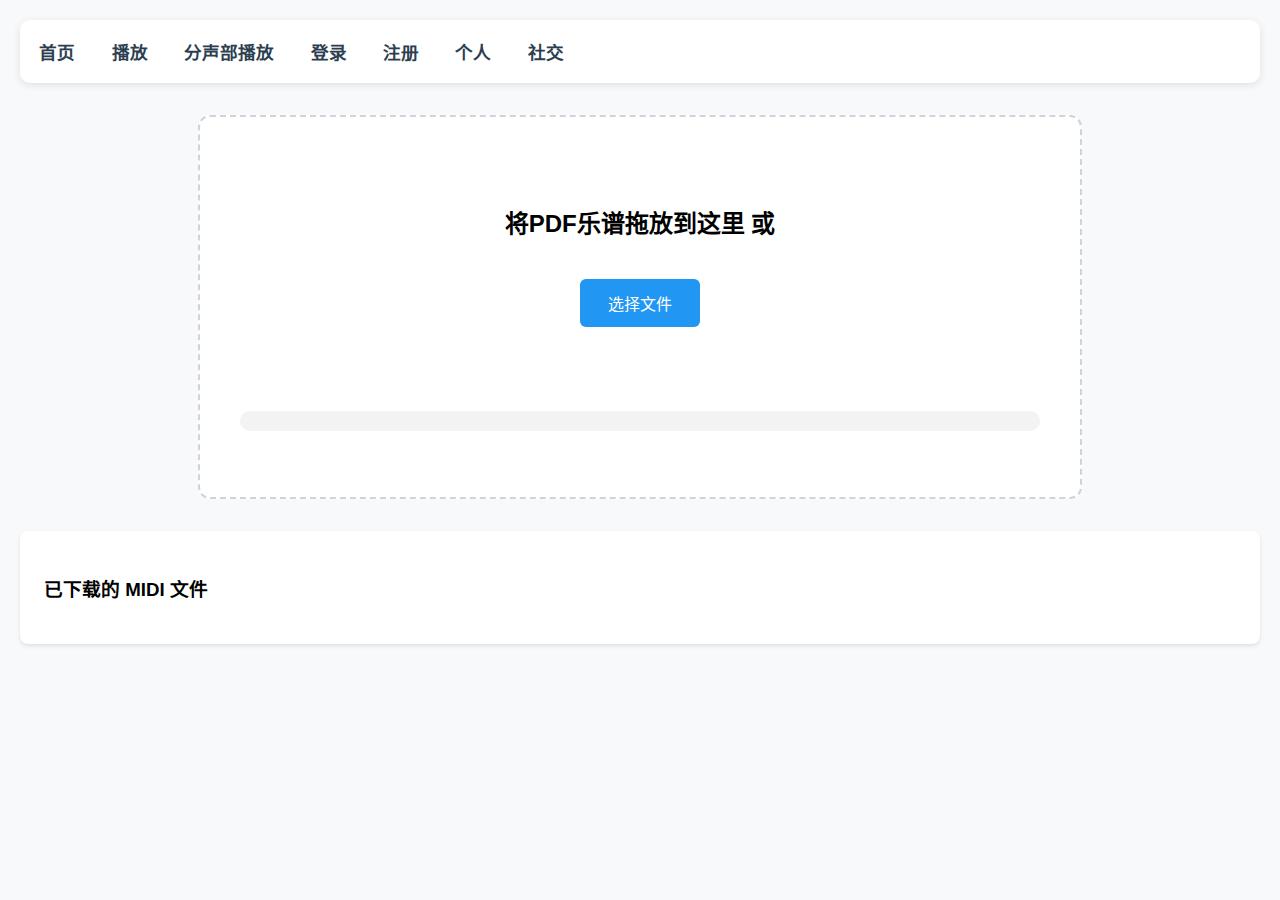
<file: static/index.html>
<!DOCTYPE html>
<html lang="zh-CN">
<head>
    <meta charset="UTF-8">
    <meta name="viewport" content="width=device-width, initial-scale=1.0">
    <title>乐谱分析工具 - Sheet Music Analyzer</title>
    <style>
        /* 基础样式 */
        body {
            font-family: -apple-system, BlinkMacSystemFont, "Segoe UI", Roboto,
                       "PingFang SC", "Hiragino Sans GB", "Microsoft YaHei", sans-serif;
            margin: 0;
            padding: 20px;
            background-color: #f8f9fa;
        }

        /* 导航栏样式 */
        .nav {
            padding: 1.2rem;
            background: #ffffff;
            margin-bottom: 2rem;
            border-radius: 10px;
            box-shadow: 0 2px 8px rgba(0,0,0,0.1);
        }

        .nav a {
            margin-right: 2rem;
            text-decoration: none;
            color: #2c3e50;
            font-weight: 600;
            font-size: 1.1rem;
            transition: color 0.3s;
        }

        .nav a:hover {
            color: #2196F3;
        }

        /* 上传区域样式 */
        .upload-section {
            border: 2px dashed #ced4da;
            padding: 2.5rem;
            text-align: center;
            transition: all 0.3s;
            min-height: 300px;
            display: flex;
            flex-direction: column;
            align-items: center;
            justify-content: center;
            margin: 0 auto;
            max-width: 800px;
            background: #ffffff;
            border-radius: 12px;
        }

        .upload-section.dragover {
            border-color: #2196F3;
            background-color: rgba(33, 150, 243, 0.05);
            transform: scale(1.01);
        }

        .upload-button {
            background: #2196F3;
            color: white;
            padding: 12px 28px;
            border-radius: 6px;
            cursor: pointer;
            margin: 20px 0;
            transition: all 0.3s;
            font-size: 1rem;
            border: none;
        }

        .upload-button:hover {
            background: #1976D2;
            transform: translateY(-1px);
        }

        /* 状态提示样式 */
        .status-message {
            margin-top: 20px;
            padding: 12px 20px;
            border-radius: 6px;
            font-size: 0.95rem;
        }

        .status-message.uploading {
            color: #2196F3;
            background: rgba(33, 150, 243, 0.1);
        }

        .status-message.success {
            color: #4CAF50;
            background: rgba(76, 175, 80, 0.1);
        }

        .status-message.error {
            color: #f44336;
            background: rgba(244, 67, 54, 0.1);
        }

        /* 进度条样式 */
        .progress-bar {
            width: 100%;
            background-color: #f3f3f3;
            border-radius: 10px;
            overflow: hidden;
            margin-top: 20px;
        }

        .progress-bar-fill {
            height: 20px;
            background-color: #2196F3;
            width: 0%;
            transition: width 0.5s;
        }

        /* 弹框样式 */
        .modal {
            display: none;
            position: fixed;
            z-index: 1;
            left: 0;
            top: 0;
            width: 100%;
            height: 100%;
            overflow: auto;
            background-color: rgba(0, 0, 0, 0.4);
        }

        .modal-content {
            background-color: #fefefe;
            margin: 15% auto;
            padding: 20px;
            border: 1px solid #888;
            width: 80%;
            max-width: 500px;
            border-radius: 8px;
        }

        .close {
            color: #aaa;
            float: right;
            font-size: 28px;
            font-weight: bold;
        }

        .close:hover,
        .close:focus {
            color: black;
            text-decoration: none;
            cursor: pointer;
        }

        /* 转换中提示弹框样式 */
        #conversionModal {
            display: none;
            position: fixed;
            z-index: 2; /* 确保它在其他弹框之上 */
            left: 0;
            top: 0;
            width: 100%;
            height: 100%;
            overflow: auto;
            background-color: rgba(0, 0, 0, 0.4);
        }

        #conversionModal .modal-content {
            background-color: #fefefe;
            margin: 15% auto;
            padding: 20px;
            border: 1px solid #888;
            width: 80%;
            max-width: 500px;
            border-radius: 8px;
        }

        /* 下载列表增强样式 */
.download-list {
    margin-top: 2rem;
    background: #fff;
    border-radius: 8px;
    padding: 1.5rem;
    box-shadow: 0 2px 4px rgba(0,0,0,0.1);
}

.download-item {
    padding: 0.8rem;
    border-bottom: 1px solid #eee;
    display: flex;
    align-items: center;
    justify-content: space-between;
}

.download-link {
    color: #2196F3;
    text-decoration: none;
    transition: color 0.2s;
}

.download-link:hover {
    color: #1976D2;
    text-decoration: underline;
}

        /* 新增下载按钮样式 */
        .download-button {
            background: #2196F3;
            color: white;
            padding: 10px 20px;
            border-radius: 5px;
            cursor: pointer;
            margin-top: 10px;
            transition: all 0.3s;
            border: none;
            font-size: 1rem;
            display: inline-block;
            text-decoration: none !important;
        }

        .download-button:hover {
            background: #1976D2;
        }

        /* 响应式设计 */
        @media (max-width: 768px) {
            .upload-section {
                padding: 1.5rem;
                min-height: 250px;
            }
        }
    </style>
</head>
<body>
    <!-- 导航栏 -->
    <nav class="nav">
        <a href="/">首页</a>
        <a href="/play_midi">播放</a>
        <a href="/play_part">分声部播放</a>
        <a href="/login">登录</a>
        <a href="/register">注册</a>
        <a href="/profile">个人</a>
        <a href="/social">社交</a>
    </nav>

    <!-- 上传区域 -->
    <div class="upload-section"
         id="dropZone"
         ondrop="handleDrop(event)"
         ondragover="handleDragOver(event)"
         ondragleave="handleDragLeave(event)">
        <h2>将PDF乐谱拖放到这里 或</h2>
        <label for="pdfUpload" class="upload-button">选择文件</label>
        <input type="file" id="pdfUpload" accept="application/pdf" hidden>
        <div id="uploadStatus" class="status-message"></div>
        <button id="convertButton" class="upload-button" style="display: none;">开始转换</button>
        <div class="progress-bar">
            <div id="progressBarFill" class="progress-bar-fill"></div>
        </div>
    </div>

    <!-- 转换中提示弹框 -->
    <div id="conversionModal" class="modal">
        <div class="modal-content">
            <p id="conversionMessage">正在转换中，请稍等...</p>
        </div>
    </div>

    <!-- 弹框 -->
    <div id="myModal" class="modal">
        <div class="modal-content">
            <span class="close" onclick="closeModal()">&times;</span>
            <p id="modalMessage">MIDI 文件已生成！</p>
            <a id="downloadLink" class="download-button" download>MIDI 文件下载</a>
            <button id="playButton" class="play-button" style="display: none;" onclick="playMidi()">播放 MIDI</button>
        </div>
    </div>

    <!-- 下载列表 -->
    <div class="download-list">
        <h3>已下载的 MIDI 文件</h3>
        <ul id="downloadedFilesList"></ul>
    </div>

    <script>
        // 拖放事件处理
        function handleDragOver(e) {
            e.preventDefault();
            e.stopPropagation();
            document.getElementById('dropZone').classList.add('dragover');
        }

        function handleDragLeave(e) {
            e.preventDefault();
            e.stopPropagation();
            document.getElementById('dropZone').classList.remove('dragover');
        }

        function handleDrop(e) {
            e.preventDefault();
            e.stopPropagation();
            document.getElementById('dropZone').classList.remove('dragover');

            const files = e.dataTransfer.files;
            if (files.length > 0) {
                handleFile(files[0]);
            }
        }

        // 文件选择事件监听
        document.getElementById('pdfUpload').addEventListener('change', function(e) {
            if(e.target.files.length > 0) {
                handleFile(e.target.files[0]);
            }
        });

        // 统一文件处理函数
        function handleFile(file) {
            if (!validateFile(file)) return;

            showStatus('正在上传文件中...', 'uploading');
            uploadFile(file);
        }

        // 文件验证
        function validateFile(file) {
            // 文件类型验证
            if (file.type !== 'application/pdf') {
                showStatus('错误：仅支持PDF格式文件', 'error');
                return false;
            }

            // 文件大小验证（15MB限制）
            const maxSize = 15 * 1024 * 1024;
            if (file.size > maxSize) {
                showStatus('错误：文件大小超过15MB限制', 'error');
                return false;
            }

            return true;
        }

        // 文件上传
        function uploadFile(file) {
            const formData = new FormData();
            formData.append('pdf', file);

            fetch('/api/upload', {
                method: 'POST',
                body: formData
            })
            .then(response => {
                if (!response.ok) {
                    throw new Error(`上传失败：${response.statusText}`);
                }
                return response.json();
            })
            .then(data => {
                if (data.success) {
                    showStatus('文件上传成功', 'success');
                    document.getElementById('convertButton').style.display = 'block';
                    document.getElementById('convertButton').addEventListener('click', () => {
                        startConversion(data.task_id);
                    });
                } else {
                    showStatus(data.message, 'error');
                }
            })
            .catch(error => {
                showStatus(error.message, 'error');
            });
        }

        // 状态显示
        function showStatus(message, type) {
            const statusElement = document.getElementById('uploadStatus');
            statusElement.textContent = message;
            statusElement.className = `status-message ${type}`;
        }

        // 修正后的 startConversion 函数
function startConversion(taskId) {
    const progressBarFill = document.getElementById('progressBarFill');
    progressBarFill.style.width = '0%';

    // 显示转换中提示弹框
    const conversionModal = document.getElementById('conversionModal');
    conversionModal.style.display = 'block';

    // 5秒后隐藏提示弹框
    setTimeout(() => {
        conversionModal.style.display = 'none';
    }, 5000);

    fetch(`/api/convert/${taskId}`, {
        method: 'POST'
    })
    .then(response => {
        if (!response.ok) {
            throw new Error(`转换失败：${response.statusText}`);
        }
        return response.json(); // ✅ 正确的位置解析JSON
    })
    .then(data => {
        if (data.success) {
            // 更新进度条到 50%
            progressBarFill.style.width = '60%';
            showModal('PDF 转 MXL 文件完成，正在解压 MXL 文件...');

            // 模拟解压 MXL 文件的延迟
            setTimeout(() => {
                // 更新进度条到 75%
                progressBarFill.style.width = '75%';
                showModal('MXL 文件解压完成，正在转换为 MIDI 文件...');

                // 模拟转换为 MIDI 文件的延迟
                setTimeout(() => {
                    // 更新进度条到 100%
                    progressBarFill.style.width = '100%';
                    // ✅ 正确传递所有参数
                    showModal('MIDI 文件已生成！', null, data.midi_db_id, data.filename);
                }, 1000);
            }, 1000);
        } else {
            showStatus(data.message, 'error');
        }
    })
    .catch(error => {
        showStatus(error.message, 'error');
    }); // ❌ 删除多余的.then链
}

        // 显示弹框
        function showModal(message, downloadUrl = null, midiDbId = null, filename = null) {
          const modal = document.getElementById('myModal');
          const modalMessage = document.getElementById('modalMessage');
          const downloadLink = document.getElementById('downloadLink');
          modalMessage.textContent = message;
          if (midiDbId && filename) {
        // 使用后端返回的filename设置下载属性
        downloadLink.href = `/download/${midiDbId}`;
        downloadLink.download = filename; // 关键修改：强制使用指定文件名
        downloadLink.textContent = `下载 ${filename}`;
        downloadLink.style.display = 'inline-block';

        // 添加点击事件记录下载
        downloadLink.onclick = function() {
            recordDownloadedFile(this.href, filename);
        };
    }

        modal.style.display = 'block';
        }

        // 播放 MIDI 文件
        function playMidi() {
            const playButton = document.getElementById('playButton');
            const midiDbId = playButton.getAttribute('data-midi-db-id');
            window.location.href = `/play_midi?midi_db_id=${midiDbId}`;
        }

        // 关闭弹框
        function closeModal() {
            const modal = document.getElementById('myModal');
            modal.style.display = 'none';

            // 恢复初始状态
            resetInitialState();
        }

        function recordDownloadedFile(downloadUrl, filename) {
    const list = document.getElementById('downloadedFilesList');

    // 去重检查：避免重复记录相同URL
    const existingLinks = Array.from(list.getElementsByTagName('a'));
    if (existingLinks.some(link => link.href === downloadUrl)) {
        return;
    }

    // 创建带文件名和时间的记录项
    const listItem = document.createElement('li');
    listItem.className = 'download-item';

    const link = document.createElement('a');
    link.href = downloadUrl;
    link.textContent = filename || '未命名文件';
    link.download = true;
    link.className = 'download-link';

    const timeSpan = document.createElement('span');
    timeSpan.textContent = new Date().toLocaleString();
    timeSpan.style.marginLeft = '10px';
    timeSpan.style.color = '#666';

    listItem.appendChild(link);
    listItem.appendChild(timeSpan);
    list.appendChild(listItem);
}

        // 恢复初始状态
        function resetInitialState() {
            // 清除状态提示
            const statusElement = document.getElementById('uploadStatus');
            statusElement.textContent = '';
            statusElement.className = 'status-message';

            // 隐藏“开始转换”按钮
            document.getElementById('convertButton').style.display = 'none';

            // 移除“开始转换”按钮的点击事件
            document.getElementById('convertButton').removeEventListener('click', startConversion);

            // 清除上传区域的拖拽样式
            document.getElementById('dropZone').classList.remove('dragover');

            // 重置进度条
            const progressBarFill = document.getElementById('progressBarFill');
            progressBarFill.style.width = '0%';
        }
    </script>
</body>
</html>
</file>
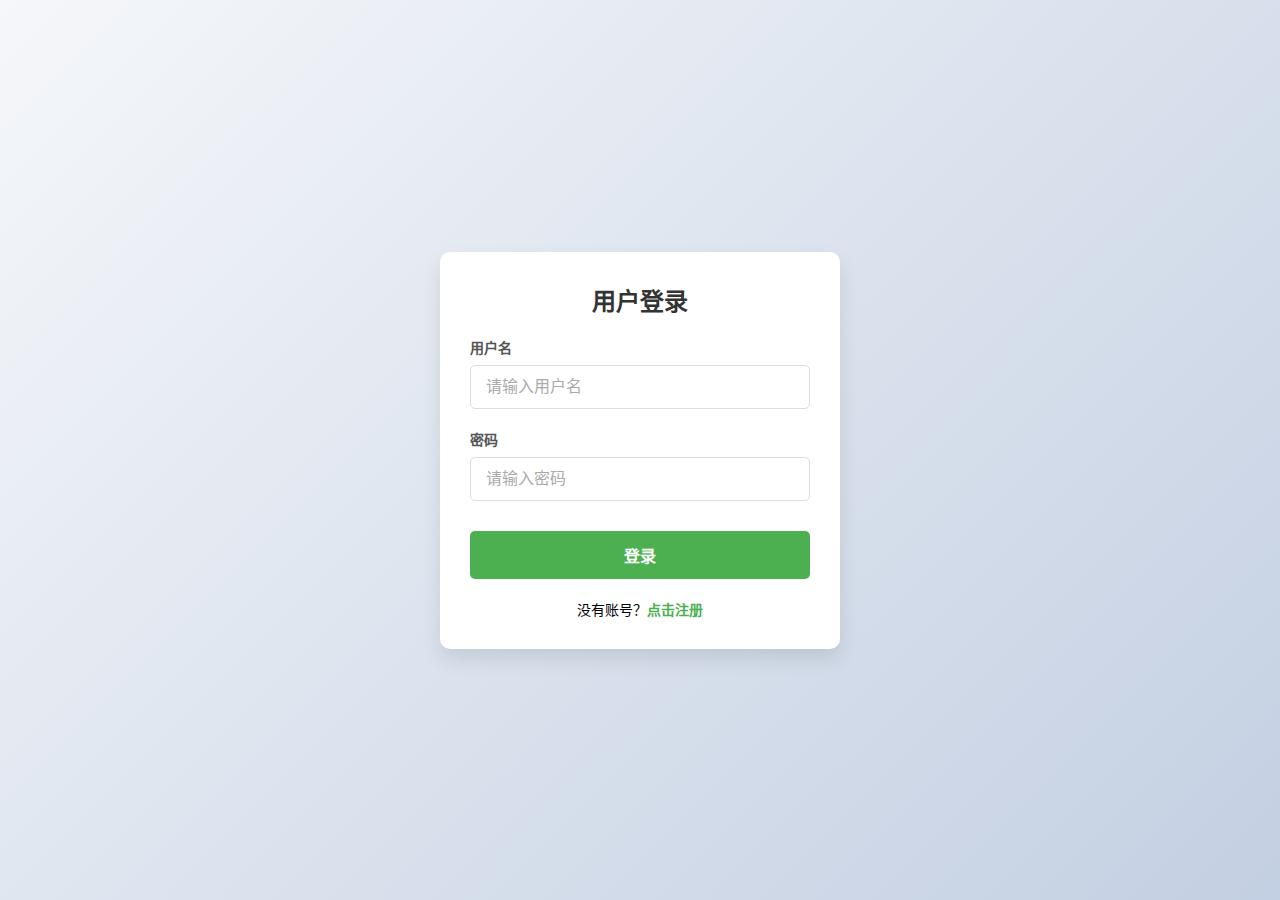
<file: static/login.html>
<!DOCTYPE html>
<html lang="zh-CN">
<head>
    <meta charset="UTF-8">
    <meta name="viewport" content="width=device-width, initial-scale=1.0">
    <title>登录 - 音乐转换系统</title>
    <style>
        * {
            margin: 0;
            padding: 0;
            box-sizing: border-box;
            font-family: 'Segoe UI', Tahoma, Geneva, Verdana, sans-serif;
        }

        body {
            background: linear-gradient(135deg, #f5f7fa 0%, #c3cfe2 100%);
            min-height: 100vh;
            display: flex;
            justify-content: center;
            align-items: center;
            padding: 20px;
        }

        .container {
            background-color: white;
            border-radius: 10px;
            box-shadow: 0 10px 20px rgba(0, 0, 0, 0.1);
            padding: 30px;
            width: 100%;
            max-width: 400px;
        }

        h2 {
            text-align: center;
            margin-bottom: 20px;
            color: #333;
        }

        .form-group {
            margin-bottom: 20px;
        }

        label {
            display: block;
            margin-bottom: 8px;
            color: #555;
            font-weight: 600;
            font-size: 14px;
        }

        input {
            width: 100%;
            padding: 12px 15px;
            border: 1px solid #ddd;
            border-radius: 5px;
            font-size: 16px;
            transition: border 0.3s ease;
        }

        input:focus {
            outline: none;
            border-color: #4CAF50;
            box-shadow: 0 0 5px rgba(76, 175, 80, 0.3);
        }

        input::placeholder {
            color: #aaa;
        }

        button {
            width: 100%;
            padding: 12px;
            background-color: #4CAF50;
            color: white;
            border: none;
            border-radius: 5px;
            font-size: 16px;
            font-weight: 600;
            cursor: pointer;
            transition: background-color 0.3s ease;
            margin-top: 10px;
        }

        button:hover {
            background-color: #45a049;
        }

        .error {
            color: #e74c3c;
            margin-top: 10px;
            font-size: 14px;
            text-align: center;
        }

        .register-link {
            text-align: center;
            margin-top: 20px;
            font-size: 14px;
        }

        .register-link a {
            color: #4CAF50;
            text-decoration: none;
            font-weight: 600;
        }

        .register-link a:hover {
            text-decoration: underline;
        }
    </style>
</head>
<body>
    <div class="container">
        <h2>用户登录</h2>
        <div id="errorMessage" class="error"></div>
        <form id="loginForm">
            <div class="form-group">
                <label for="username">用户名</label>
                <input type="text" id="username" name="username" placeholder="请输入用户名" required>
            </div>
            <div class="form-group">
                <label for="password">密码</label>
                <input type="password" id="password" name="password" placeholder="请输入密码" required>
            </div>
            <button type="submit">登录</button>
        </form>
        <div class="register-link">
            <p>没有账号？<a href="/register">点击注册</a></p>
        </div>
    </div>

    <script>
        document.getElementById('loginForm').addEventListener('submit', function(e) {
            e.preventDefault();
            const errorMessage = document.getElementById('errorMessage');
            errorMessage.textContent = '';

            const username = document.getElementById('username').value;
            const password = document.getElementById('password').value;

            fetch('/api/login', {
                method: 'POST',
                headers: {
                    'Content-Type': 'application/x-www-form-urlencoded',
                },
                body: `username=${encodeURIComponent(username)}&password=${encodeURIComponent(password)}`
            })
            .then(response => response.json())
            .then(data => {
                if (data.success) {
                    window.location.href = data.redirect;
                } else {
                    errorMessage.textContent = data.message;
                }
            })
            .catch(error => {
                errorMessage.textContent = '服务器错误';
                console.error('Error:', error);
            });
        });
    </script>
</body>
</html>
</file>
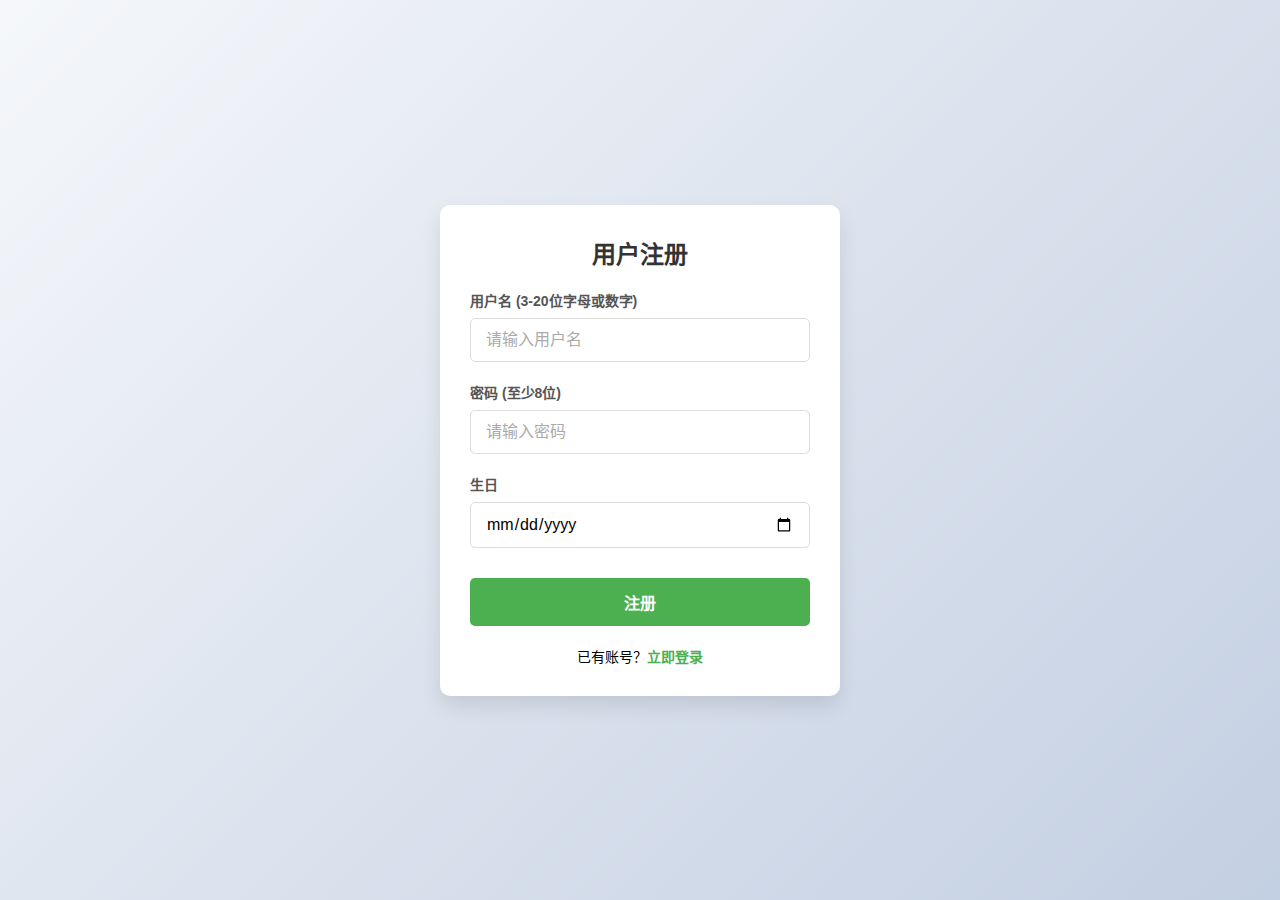
<file: static/register.html>
<!DOCTYPE html>
<html lang="zh-CN">
<head>
    <meta charset="UTF-8">
    <meta name="viewport" content="width=device-width, initial-scale=1.0">
    <title>注册 - 音乐转换系统</title>
    <style>
        * {
            margin: 0;
            padding: 0;
            box-sizing: border-box;
            font-family: 'Segoe UI', Tahoma, Geneva, Verdana, sans-serif;
        }

        body {
            background: linear-gradient(135deg, #f5f7fa 0%, #c3cfe2 100%);
            min-height: 100vh;
            display: flex;
            justify-content: center;
            align-items: center;
            padding: 20px;
        }

        .container {
            background-color: white;
            border-radius: 10px;
            box-shadow: 0 10px 20px rgba(0, 0, 0, 0.1);
            padding: 30px;
            width: 100%;
            max-width: 400px;
        }

        h2 {
            text-align: center;
            margin-bottom: 20px;
            color: #333;
        }

        .form-group {
            margin-bottom: 20px;
        }

        label {
            display: block;
            margin-bottom: 8px;
            color: #555;
            font-weight: 600;
            font-size: 14px;
        }

        input {
            width: 100%;
            padding: 12px 15px;
            border: 1px solid #ddd;
            border-radius: 5px;
            font-size: 16px;
            transition: border 0.3s ease;
        }

        input:focus {
            outline: none;
            border-color: #4CAF50;
            box-shadow: 0 0 5px rgba(76, 175, 80, 0.3);
        }

        input::placeholder {
            color: #aaa;
        }

        button {
            width: 100%;
            padding: 12px;
            background-color: #4CAF50;
            color: white;
            border: none;
            border-radius: 5px;
            font-size: 16px;
            font-weight: 600;
            cursor: pointer;
            transition: background-color 0.3s ease;
            margin-top: 10px;
        }

        button:hover {
            background-color: #45a049;
        }

        .error {
            color: #e74c3c;
            margin-top: 10px;
            font-size: 14px;
            text-align: center;
        }

        .login-link {
            text-align: center;
            margin-top: 20px;
            font-size: 14px;
        }

        .login-link a {
            color: #4CAF50;
            text-decoration: none;
            font-weight: 600;
        }

        .login-link a:hover {
            text-decoration: underline;
        }
    </style>
</head>
<body>
    <div class="container">
        <h2>用户注册</h2>
        <div id="errorMessage" class="error"></div>
        <form id="registerForm">
            <div class="form-group">
                <label for="username">用户名 (3-20位字母或数字)</label>
                <input type="text" id="username" name="username"
                       placeholder="请输入用户名"
                       minlength="3" maxlength="20"
                       pattern="[A-Za-z0-9]+" required>
            </div>
            <div class="form-group">
                <label for="password">密码 (至少8位)</label>
                <input type="password" id="password" name="password"
                       placeholder="请输入密码"
                       minlength="8" required>
            </div>
            <div class="form-group">
                <label for="birthday">生日</label>
                <input type="date" id="birthday" name="birthday" required>
            </div>
            <button type="submit">注册</button>
        </form>
        <div class="login-link">
            <p>已有账号？<a href="/login">立即登录</a></p>
        </div>
    </div>

    <script>
        const form = document.getElementById('registerForm');
        const errorMessage = document.getElementById('errorMessage');

        form.addEventListener('submit', async (e) => {
            e.preventDefault();
            errorMessage.textContent = '';

            const formData = new FormData(form);

            try {
                const response = await fetch('/api/register', {
                    method: 'POST',
                    body: new URLSearchParams(formData)
                });

                const data = await response.json();

                if (!response.ok) {
                    throw new Error(data.message || '注册失败');
                }

                alert(data.message);
                window.location.href = data.redirect || '/login';

            } catch (error) {
                errorMessage.textContent = error.message;
                console.error('注册错误:', error);
            }
        });

        // 实时输入验证
        document.querySelectorAll('input').forEach(input => {
            input.addEventListener('input', () => {
                if (!input.checkValidity()) {
                    input.reportValidity();
                }
            });
        });
    </script>
</body>
</html>
</file>
